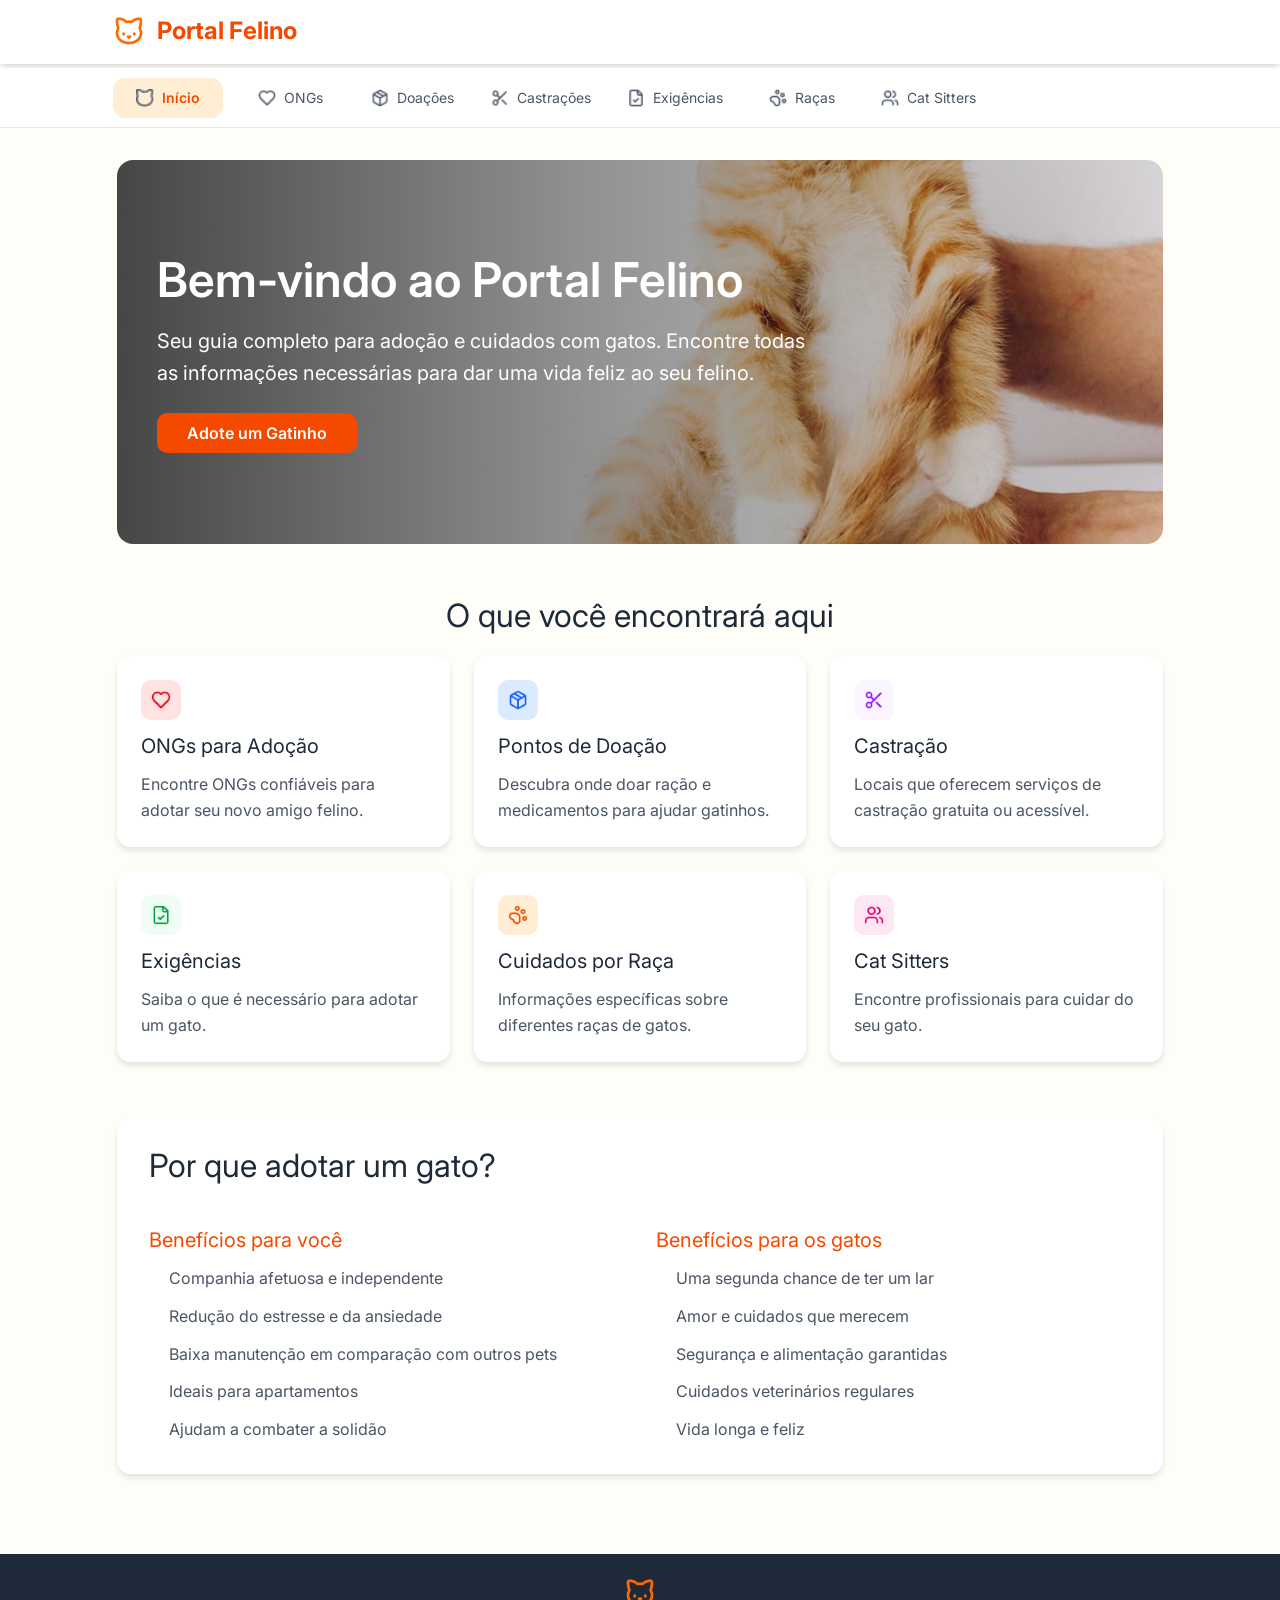
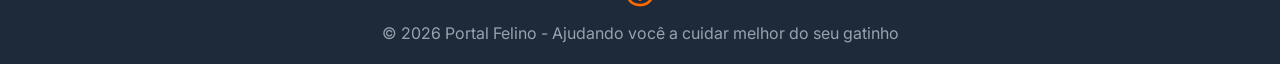
<file: index.html>
<!doctype html>
<html lang="pt-BR">
  <head>
    <meta charset="UTF-8" />
    <meta name="viewport" content="width=device-width, initial-scale=1.0" />
    <title>Portal Felino</title>

    <link rel="stylesheet" href="reset.css" />
    <link rel="stylesheet" href="style.css" />

    <link rel="preconnect" href="https://fonts.googleapis.com" />
    <link rel="preconnect" href="https://fonts.gstatic.com" crossorigin />
    <link
      href="https://fonts.googleapis.com/css2?family=Inter:opsz,wght@14..32,100..900&display=swap"
      rel="stylesheet"
    />
  </head>

  <body>
    <header>
      <div class="logo-bar">
        <div class="logo-bar-content">
          <div class="site-logo">
            <img
              src="assets/icons/icon-portal-felino.png"
              alt="Logo do Portal Felino"
            />
            <span>Portal Felino</span>
          </div>
        </div>
      </div>

      <nav aria-label="Navegação principal">
        <div class="nav-container">
          <a class="nav-box nav-box-active" href="/index.html">
            <img src="assets/navbar/cat.png" alt="" aria-hidden="true" />
            <span>Início</span>
          </a>

          <a class="nav-box" href="/ongs.html">
            <img src="assets/navbar/heart.png" alt="" aria-hidden="true" />
            <span>ONGs</span>
          </a>

          <a class="nav-box" href="#doacoes">
            <img src="assets/navbar/box.png" alt="" aria-hidden="true" />
            <span>Doações</span>
          </a>

          <a class="nav-box" href="#castracoes">
            <img src="assets/navbar/scissors.png" alt="" aria-hidden="true" />
            <span>Castrações</span>
          </a>

          <a class="nav-box" href="#exigencias">
            <img src="assets/navbar/check.png" alt="" aria-hidden="true" />
            <span>Exigências</span>
          </a>

          <a class="nav-box" href="#racas">
            <img src="assets/navbar/breed.png" alt="" aria-hidden="true" />
            <span>Raças</span>
          </a>

          <a class="nav-box" href="#cat-sitters">
            <img src="assets/navbar/sitter.png" alt="" aria-hidden="true" />
            <span>Cat Sitters</span>
          </a>
        </div>
      </nav>
    </header>

    <main class="container" id="inicio">
      <section class="hero" aria-label="Apresentação do Portal Felino">
        <div class="hero-content">
          <h1>Bem-vindo ao Portal Felino</h1>
          <p>
            Seu guia completo para adoção e cuidados com gatos. Encontre todas
            as informações necessárias para dar uma vida feliz ao seu felino.
          </p>
          <a class="hero-button" href="#ongs">Adote um Gatinho</a>
        </div>
      </section>

      <section class="features" aria-labelledby="features-title">
        <h2 id="features-title">O que você encontrará aqui</h2>

        <div class="features-grid">
          <article class="feature-card" id="ongs">
            <div class="feature-icon-box heart">
              <img
                src="assets/icons/icon-heart.png"
                alt=""
                aria-hidden="true"
              />
            </div>
            <h3>ONGs para Adoção</h3>
            <p>Encontre ONGs confiáveis para adotar seu novo amigo felino.</p>
          </article>

          <article class="feature-card" id="doacoes">
            <div class="feature-icon-box doacao">
              <img
                src="assets/icons/icon-doacoes.png"
                alt=""
                aria-hidden="true"
              />
            </div>
            <h3>Pontos de Doação</h3>
            <p>Descubra onde doar ração e medicamentos para ajudar gatinhos.</p>
          </article>

          <article class="feature-card" id="castracoes">
            <div class="feature-icon-box castracao">
              <img
                src="assets/icons/icon-castracao.png"
                alt=""
                aria-hidden="true"
              />
            </div>
            <h3>Castração</h3>
            <p>
              Locais que oferecem serviços de castração gratuita ou acessível.
            </p>
          </article>

          <article class="feature-card" id="exigencias">
            <div class="feature-icon-box exigencias">
              <img
                src="assets/icons/icon-exigencias.png"
                alt=""
                aria-hidden="true"
              />
            </div>
            <h3>Exigências</h3>
            <p>Saiba o que é necessário para adotar um gato.</p>
          </article>

          <article class="feature-card" id="racas">
            <div class="feature-icon-box racas">
              <img
                src="assets/icons/icon-racas.png"
                alt=""
                aria-hidden="true"
              />
            </div>
            <h3>Cuidados por Raça</h3>
            <p>Informações específicas sobre diferentes raças de gatos.</p>
          </article>

          <article class="feature-card" id="cat-sitters">
            <div class="feature-icon-box catsitter">
              <img
                src="assets/icons/icon-catsitters.png"
                alt=""
                aria-hidden="true"
              />
            </div>
            <h3>Cat Sitters</h3>
            <p>Encontre profissionais para cuidar do seu gato.</p>
          </article>
        </div>
      </section>

      <section class="benefits" aria-labelledby="benefits-title">
        <div class="benefits-container">
          <h2 id="benefits-title">Por que adotar um gato?</h2>

          <div class="benefits-grid">
            <article class="benefit-column">
              <h3>Benefícios para você</h3>
              <ul>
                <li>Companhia afetuosa e independente</li>
                <li>Redução do estresse e da ansiedade</li>
                <li>Baixa manutenção em comparação com outros pets</li>
                <li>Ideais para apartamentos</li>
                <li>Ajudam a combater a solidão</li>
              </ul>
            </article>

            <article class="benefit-column">
              <h3>Benefícios para os gatos</h3>
              <ul>
                <li>Uma segunda chance de ter um lar</li>
                <li>Amor e cuidados que merecem</li>
                <li>Segurança e alimentação garantidas</li>
                <li>Cuidados veterinários regulares</li>
                <li>Vida longa e feliz</li>
              </ul>
            </article>
          </div>
        </div>
      </section>
    </main>

    <footer>
      <div class="footer-content">
        <img
          src="assets/icons/icon-portal-felino.png"
          alt="Logo do Portal Felino"
        />
        <p>
          © 2026 Portal Felino - Ajudando você a cuidar melhor do seu gatinho
        </p>
      </div>
    </footer>
  </body>
</html>
</file>
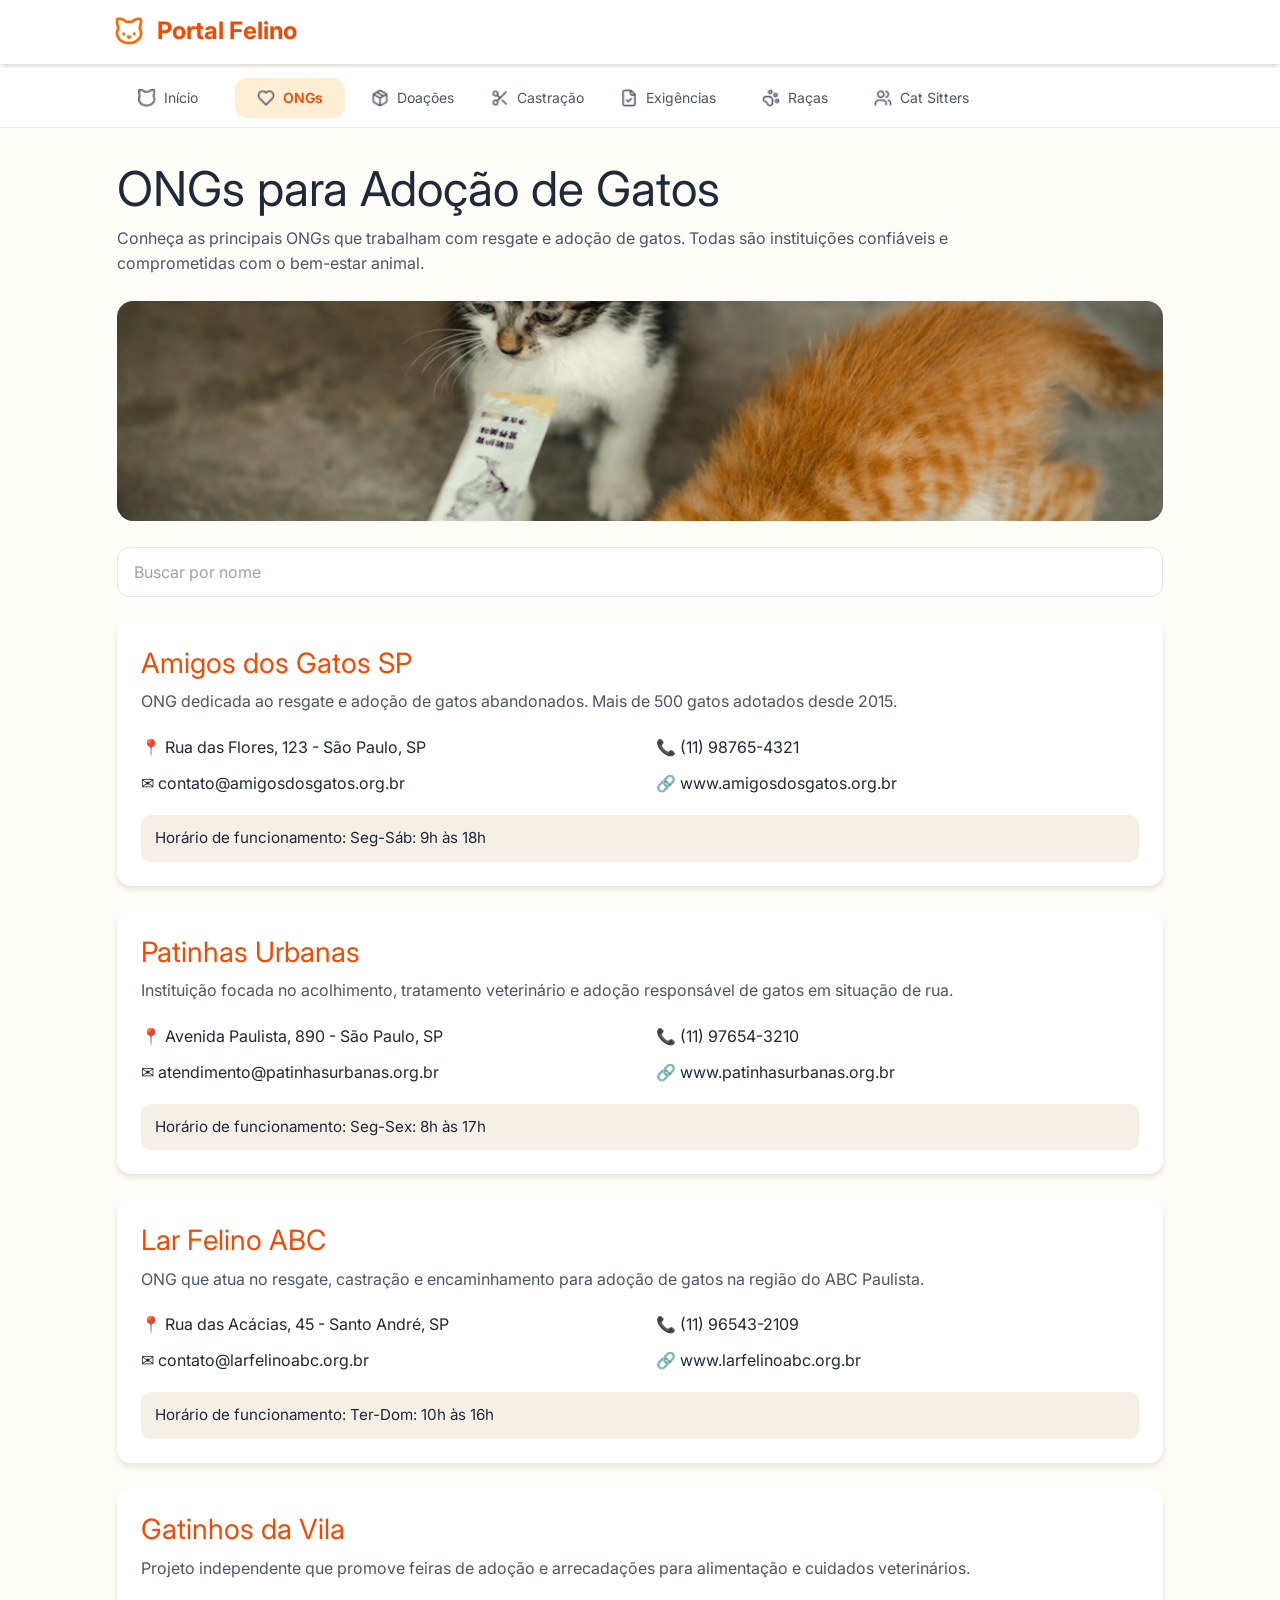
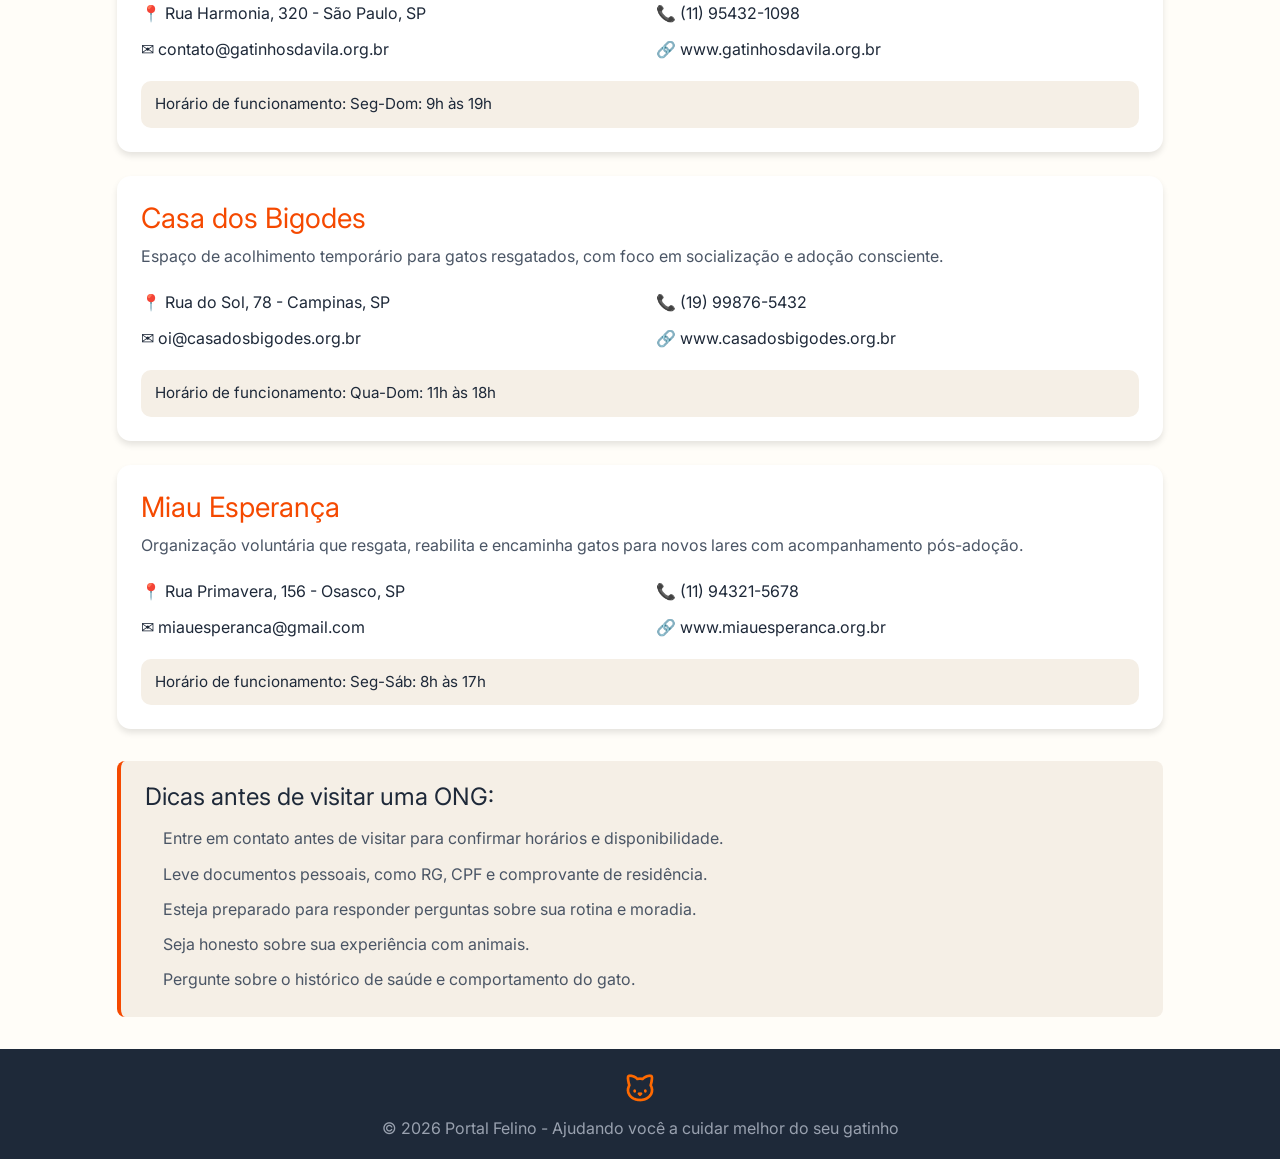
<file: ongs.html>
<!doctype html>
<html lang="pt-BR">
  <head>
    <meta charset="UTF-8" />
    <meta name="viewport" content="width=device-width, initial-scale=1.0" />
    <title>Portal Felino | ONGs</title>

    <link rel="stylesheet" href="reset.css" />
    <link rel="stylesheet" href="style.css" />
    <link rel="stylesheet" href="pages.css" />

    <link rel="preconnect" href="https://fonts.googleapis.com" />
    <link rel="preconnect" href="https://fonts.gstatic.com" crossorigin />
    <link
      href="https://fonts.googleapis.com/css2?family=Inter:opsz,wght@14..32,100..900&display=swap"
      rel="stylesheet"
    />
    <script src="./scripts/ongs.js" defer></script>
  </head>

  <body>
    <header>
      <div class="logo-bar">
        <div class="logo-bar-content">
          <a href="index.html" class="site-logo">
            <img
              src="assets/icons/icon-portal-felino.png"
              alt="Logo do Portal Felino"
            />
            <span>Portal Felino</span>
          </a>
        </div>
      </div>

      <nav aria-label="Navegação principal">
        <div class="nav-container">
          <a class="nav-box" href="index.html">
            <img src="assets/navbar/cat.png" alt="" aria-hidden="true" />
            <span>Início</span>
          </a>

          <a
            class="nav-box nav-box-active"
            href="ongs.html"
            aria-current="page"
          >
            <img src="assets/navbar/heart.png" alt="" aria-hidden="true" />
            <span>ONGs</span>
          </a>

          <a class="nav-box" href="doacoes.html">
            <img src="assets/navbar/box.png" alt="" aria-hidden="true" />
            <span>Doações</span>
          </a>

          <a class="nav-box" href="castracoes.html">
            <img src="assets/navbar/scissors.png" alt="" aria-hidden="true" />
            <span>Castração</span>
          </a>

          <a class="nav-box" href="exigencias.html">
            <img src="assets/navbar/check.png" alt="" aria-hidden="true" />
            <span>Exigências</span>
          </a>

          <a class="nav-box" href="racas.html">
            <img src="assets/navbar/breed.png" alt="" aria-hidden="true" />
            <span>Raças</span>
          </a>

          <a class="nav-box" href="catsitters.html">
            <img src="assets/navbar/sitter.png" alt="" aria-hidden="true" />
            <span>Cat Sitters</span>
          </a>
        </div>
      </nav>
    </header>

    <main class="container">
      <section class="page-header">
        <h1>ONGs para Adoção de Gatos</h1>
        <p>
          Conheça as principais ONGs que trabalham com resgate e adoção de
          gatos. Todas são instituições confiáveis e comprometidas com o
          bem-estar animal.
        </p>
      </section>

      <section class="page-banner">
        <img src="assets/pages/ongs.png" alt="Gatos disponíveis para adoção" />
      </section>

      <section class="search-section" aria-label="Busca de ONGs">
        <label class="search-label" for="search-ong">Buscar ONG</label>
        <input
          id="search-ong"
          class="search-input"
          type="text"
          placeholder="Buscar por nome"
        />
      </section>

      <section
        class="ongs-list"
        aria-label="Lista de ONGs"
        id="ongs-container"
      ></section>

      <aside class="tips-box" aria-labelledby="tips-title">
        <h2 id="tips-title">Dicas antes de visitar uma ONG:</h2>
        <ul class="tips-list">
          <li>
            Entre em contato antes de visitar para confirmar horários e
            disponibilidade.
          </li>
          <li>
            Leve documentos pessoais, como RG, CPF e comprovante de residência.
          </li>
          <li>
            Esteja preparado para responder perguntas sobre sua rotina e
            moradia.
          </li>
          <li>Seja honesto sobre sua experiência com animais.</li>
          <li>Pergunte sobre o histórico de saúde e comportamento do gato.</li>
        </ul>
      </aside>
    </main>

    <footer>
      <div class="footer-content">
        <img
          src="assets/icons/icon-portal-felino.png"
          alt="Logo do Portal Felino"
        />
        <p>
          © 2026 Portal Felino - Ajudando você a cuidar melhor do seu gatinho
        </p>
      </div>
    </footer>
  </body>
</html>
</file>
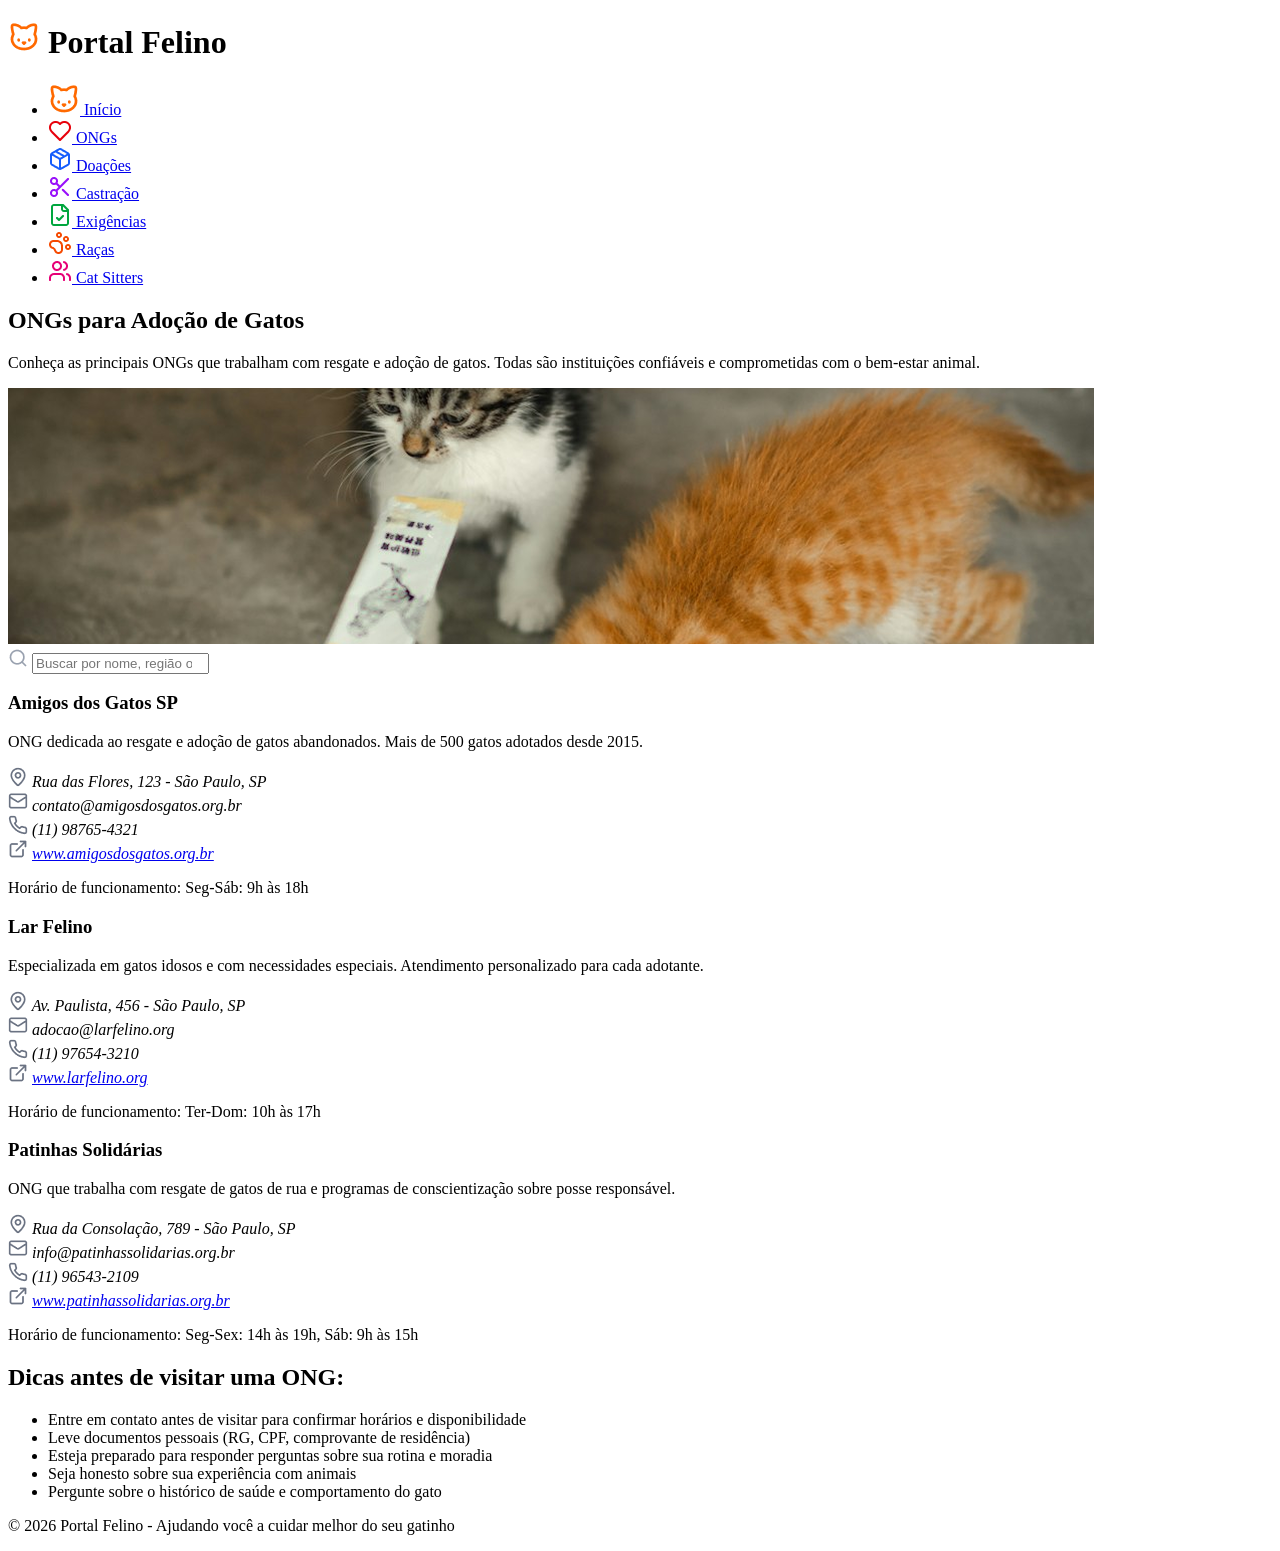
<file: src/ongs.html>
<!doctype html>
<html lang="pt-BR">
  <head>
    <meta charset="UTF-8" />
    <title>Portal Felino</title>
  </head>

  <body>
    <header>
      <h1 class="site-logo">
        <img src="assets/icon-portal-felino.png" alt="" />
        Portal Felino
      </h1>
      <nav>
        <ul>
          <li>
            <a href="index.html">
              <img src="assets/icon-portal-felino.png" alt="" class="nav-icon" />
              Início
            </a>
          </li>
          <li>
            <a href="ongs.html">
              <img src="assets/icon-ongs.png" alt="" class="nav-icon" />
              ONGs
            </a>
          </li>
          <li>
            <a href="doacoes.html">
              <img src="assets/icon-doacoes.png" alt="" class="nav-icon" />
              Doações
            </a>
          </li>
          <li>
            <a href="castracao.html">
              <img src="assets/icon-castracao.png" alt="" class="nav-icon" />
              Castração
            </a>
          </li>
          <li>
            <a href="exigencias.html">
              <img src="assets/icon-exigencias.png" alt="" class="nav-icon" />
              Exigências
            </a>
          </li>
          <li>
            <a href="racas.html">
              <img src="assets/icon-racas.png" alt="" class="nav-icon" />
              Raças
            </a>
          </li>
          <li>
            <a href="catsitters.html">
              <img src="assets/icon-catsitters.png" alt="" class="nav-icon" />
              Cat Sitters
            </a>
          </li>
        </ul>
      </nav>
    </header>

    <main>
      <section class="hero">
        <h2>ONGs para Adoção de Gatos</h2>
        <p>
          Conheça as principais ONGs que trabalham com resgate e adoção de gatos. Todas são instituições confiáveis e
          comprometidas com o bem-estar animal.
        </p>
        <img src="assets/ongs.png" alt="Dois gatinhos sendo alimentados" class="hero-image" />
        <form class="search-form">
          <div class="search-box">
            <img src="assets/search.png" alt="" />
            <input type="search" id="search-ong" placeholder="Buscar por nome, região ou descrição..." />
          </div>
        </form>
      </section>

      <section class="ongs">
        <article class="ong-card">
          <h3>Amigos dos Gatos SP</h3>
          <p>ONG dedicada ao resgate e adoção de gatos abandonados. Mais de 500 gatos adotados desde 2015.</p>
          <address>
            <div>
              <img src="assets/map-pin.png" alt="" class="contact-icon" />
              Rua das Flores, 123 - São Paulo, SP
            </div>
            <div>
              <img src="assets/mail.png" alt="" class="contact-icon" />
              contato@amigosdosgatos.org.br
            </div>
            <div>
              <img src="assets/phone.png" alt="" class="contact-icon" />
              (11) 98765-4321
            </div>
            <div>
              <img src="assets/external-link.png" alt="" class="contact-icon" />
              <a href="#">www.amigosdosgatos.org.br</a>
            </div>
          </address>
          <p>Horário de funcionamento: Seg-Sáb: 9h às 18h</p>
        </article>

        <article class="ong-card">
          <h3>Lar Felino</h3>
          <p>
            Especializada em gatos idosos e com necessidades especiais. Atendimento personalizado para cada adotante.
          </p>
          <address>
            <div>
              <img src="assets/map-pin.png" alt="" class="contact-icon" />
              Av. Paulista, 456 - São Paulo, SP
            </div>
            <div>
              <img src="assets/mail.png" alt="" class="contact-icon" />
              adocao@larfelino.org
            </div>
            <div>
              <img src="assets/phone.png" alt="" class="contact-icon" />
              (11) 97654-3210
            </div>
            <div>
              <img src="assets/external-link.png" alt="" class="contact-icon" />
              <a href="#">www.larfelino.org</a>
            </div>
          </address>
          <p>Horário de funcionamento: Ter-Dom: 10h às 17h</p>
        </article>

        <article class="ong-card">
          <h3>Patinhas Solidárias</h3>
          <p>ONG que trabalha com resgate de gatos de rua e programas de conscientização sobre posse responsável.</p>
          <address>
            <div>
              <img src="assets/map-pin.png" alt="" class="contact-icon" />
              Rua da Consolação, 789 - São Paulo, SP
            </div>
            <div>
              <img src="assets/mail.png" alt="" class="contact-icon" />
              info@patinhassolidarias.org.br
            </div>
            <div>
              <img src="assets/phone.png" alt="" class="contact-icon" />
              (11) 96543-2109
            </div>
            <div>
              <img src="assets/external-link.png" alt="" class="contact-icon" />
              <a href="#">www.patinhassolidarias.org.br</a>
            </div>
          </address>
          <p>Horário de funcionamento: Seg-Sex: 14h às 19h, Sáb: 9h às 15h</p>
        </article>
      </section>

      <section class="hints-card">
        <h2>Dicas antes de visitar uma ONG:</h2>
        <ul>
          <li>Entre em contato antes de visitar para confirmar horários e disponibilidade</li>
          <li>Leve documentos pessoais (RG, CPF, comprovante de residência)</li>
          <li>Esteja preparado para responder perguntas sobre sua rotina e moradia</li>
          <li>Seja honesto sobre sua experiência com animais</li>
          <li>Pergunte sobre o histórico de saúde e comportamento do gato</li>
        </ul>
      </section>
    </main>

    <footer>
      <p>© 2026 Portal Felino - Ajudando você a cuidar melhor do seu gatinho</p>
    </footer>
  </body>
</html>
</file>
<file: style.css>
:root {
  --background: #fffdf8;
  --white: #ffffff;

  --blue: #155dfc;
  --blue-light: #dbeafe;

  --gray: #4a5565;
  --gray-dark: #1e2939;
  --gray-light: #99a1af;
  --border: #e5e7eb;

  --green: #00a63e;
  --green-light: #f0fdf4;

  --orange: #f54900;
  --orange-light: #ffedd4;

  --pink: #e60076;
  --pink-light: #fce7f3;

  --purple: #9810fa;
  --purple-light: #faf5ff;

  --red-light: #ffe2e2;

  --yellow: #fe9a00;
  --yellow-light: #fffbeb;

  --font: "Inter", sans-serif;

  --shadow-sm: 0 4px 6px rgba(0, 0, 0, 0.1);
  --shadow-header: 0 4px 6px -1px rgba(0, 0, 0, 0.1), 0 2px 4px -2px rgba(0, 0, 0, 0.1);

  --radius-sm: 10px;
  --radius-md: 12px;
  --radius-lg: 16px;
}

* {
  box-sizing: border-box;
}

html {
  scroll-behavior: smooth;
}

body {
  min-height: 100dvh;
  background-color: var(--background);
  color: var(--gray-dark);
  font-family: var(--font);
}

.logo-bar-content,
.nav-container,
.container,
.footer-content {
  width: 100%;
  max-width: 1086px;
}

.container {
  margin: 0 auto;
  padding: 32px 20px;
}

/* HEADER */
.logo-bar {
  display: flex;
  justify-content: center;
  align-items: center;
  min-height: 64px;
  margin-bottom: 4px;
  background-color: var(--white);
  box-shadow: var(--shadow-header);
}

.logo-bar-content {
  padding: 0 16px;
}

.site-logo {
  display: inline-flex;
  align-items: center;
  gap: 12px;
  color: var(--orange);
  font-size: 1.5rem;
  font-weight: 700;
  text-decoration: none;
}

.site-logo img {
  width: 32px;
  height: 32px;
}

/* NAV */
nav {
  display: flex;
  justify-content: center;
  align-items: center;
  min-height: 60px;
  background-color: var(--white);
  border-bottom: 1px solid var(--border);
}

.nav-container {
  display: flex;
  gap: 12px;
  padding: 8px 16px;
  overflow-x: auto;
}

.nav-box {
  display: inline-flex;
  align-items: center;
  justify-content: center;
  gap: 8px;
  flex-shrink: 0;
  min-width: 110px;
  min-height: 40px;
  padding: 8px 12px;
  border-radius: var(--radius-md);
  color: var(--gray);
  font-size: 0.875rem;
  text-decoration: none;
  transition:
    background-color 0.2s ease,
    color 0.2s ease,
    transform 0.2s ease;
}

.nav-box img {
  width: 18px;
  height: 18px;
}

.nav-box:hover,
.nav-box:focus-visible {
  background-color: #f3f4f6;
  color: var(--gray-dark);
  outline: none;
}

.nav-box:active {
  transform: scale(0.98);
}

.nav-box-active {
  background-color: var(--orange-light);
  color: var(--orange);
  font-weight: 600;
}

/* HOME */
.hero {
  display: flex;
  align-items: center;
  min-height: 384px;
  padding: 40px;
  border-radius: var(--radius-lg);
  background-image:
    linear-gradient(90deg, rgba(0, 0, 0, 0.72) 0%, rgba(0, 0, 0, 0.42) 45%, rgba(0, 0, 0, 0.12) 100%),
    url("assets/pages/home.png");
  background-position: center;
  background-size: cover;
  background-repeat: no-repeat;
}

.hero-content {
  max-width: 672px;
  color: var(--white);
}

.hero-content h1 {
  margin-bottom: 16px;
  font-size: clamp(2rem, 4vw, 3rem);
  font-weight: 600;
  line-height: 1.2;
}

.hero-content p {
  margin-bottom: 24px;
  font-size: clamp(1rem, 2vw, 1.25rem);
  line-height: 1.6;
}

.hero-button {
  display: inline-block;
  padding: 12px 30px;
  border-radius: 10px;
  background-color: var(--orange);
  color: var(--white);
  font-weight: 600;
  text-decoration: none;
  transition:
    opacity 0.2s ease,
    transform 0.2s ease;
}

.hero-button:hover,
.hero-button:focus-visible {
  opacity: 0.9;
  transform: translateY(-1px);
  outline: none;
}

.features {
  padding: 56px 0;
  text-align: center;
}

.features h2,
.benefits h2 {
  margin-bottom: 24px;
  color: var(--gray-dark);
  font-size: clamp(1.75rem, 3vw, 2rem);
}

.features-grid {
  display: grid;
  grid-template-columns: 1fr;
  gap: 24px;
}

.feature-card {
  display: flex;
  flex-direction: column;
  gap: 16px;
  padding: 24px;
  border-radius: 14px;
  background-color: var(--white);
  box-shadow: var(--shadow-sm);
  text-align: left;
}

.feature-icon-box {
  display: flex;
  justify-content: center;
  align-items: center;
  width: 40px;
  height: 40px;
  border-radius: 10px;
}

.feature-icon-box img {
  width: 20px;
  height: 20px;
}

.feature-icon-box.heart {
  background-color: var(--red-light);
}

.feature-icon-box.doacao {
  background-color: var(--blue-light);
}

.feature-icon-box.castracao {
  background-color: var(--purple-light);
}

.feature-icon-box.exigencias {
  background-color: var(--green-light);
}

.feature-icon-box.racas {
  background-color: var(--orange-light);
}

.feature-icon-box.catsitter {
  background-color: var(--pink-light);
}

.feature-card h3 {
  color: var(--gray-dark);
  font-size: 1.25rem;
}

.feature-card p,
.benefit-column li {
  color: var(--gray);
  font-size: 1rem;
  line-height: 1.6;
}

.benefits {
  margin: 0 auto 48px;
  padding: 32px;
  border-radius: 14px;
  background-color: var(--white);
  box-shadow: var(--shadow-sm);
}

.benefits-container {
  display: flex;
  flex-direction: column;
  gap: 24px;
}

.benefits-grid {
  display: grid;
  grid-template-columns: 1fr;
  gap: 32px;
}

.benefit-column {
  display: flex;
  flex-direction: column;
  gap: 16px;
}

.benefit-column h3 {
  color: var(--orange);
  font-size: 1.25rem;
}

.benefit-column ul {
  padding-left: 20px;
}

.benefit-column li + li {
  margin-top: 12px;
}

/* FOOTER */
footer {
  background-color: var(--gray-dark);
}

.footer-content {
  display: flex;
  flex-direction: column;
  align-items: center;
  justify-content: center;
  gap: 16px;
  min-height: 110px;
  margin: 0 auto;
  padding: 20px;
  color: var(--gray-light);
  text-align: center;
}

.footer-content img {
  width: 32px;
  height: 32px;
}

/* RESPONSIVO */
@media (min-width: 768px) {
  .features-grid {
    grid-template-columns: repeat(3, 1fr);
  }

  .benefits-grid {
    grid-template-columns: repeat(2, 1fr);
  }
}

@media (max-width: 767px) {
  .hero {
    min-height: 320px;
    padding: 24px;
  }

  .nav-container {
    justify-content: flex-start;
  }

  .container {
    padding: 24px 16px;
  }
}
</file>
<file: pages.css>
.page-header {
  margin-bottom: 24px;
}

.page-header h1 {
  margin-bottom: 8px;
  font-size: clamp(2rem, 4vw, 3rem);
  line-height: 1.2;
}

.page-header p {
  max-width: 900px;
  color: var(--gray);
  line-height: 1.6;
}

.page-banner {
  margin-bottom: 24px;
}

.page-banner img {
  width: 100%;
  height: 220px;
  border-radius: var(--radius-lg);
  object-fit: cover;
}

.search-section {
  margin-bottom: 24px;
}

.search-label {
  position: absolute;
  width: 1px;
  height: 1px;
  overflow: hidden;
  clip-path: inset(50%);
  white-space: nowrap;
}

.search-input {
  width: 100%;
  padding: 14px 16px;
  border: 1px solid var(--border);
  border-radius: var(--radius-md);
  background-color: var(--white);
  font: inherit;
  color: var(--gray-dark);
}

.search-input::placeholder {
  color: var(--gray-light);
}

.search-input:focus {
  outline: 2px solid var(--orange-light);
  border-color: var(--orange);
}

.ongs-list {
  display: flex;
  flex-direction: column;
  gap: 24px;
}

.ong-card {
  padding: 24px;
  border-radius: 14px;
  background-color: var(--white);
  box-shadow: var(--shadow-sm);
}

.ong-card h2 {
  margin-bottom: 8px;
  color: var(--orange);
  font-size: 1.75rem;
  line-height: 1.3;
}

.ong-description {
  margin-bottom: 20px;
  color: var(--gray);
  line-height: 1.6;
}

.ong-info-grid {
  display: grid;
  grid-template-columns: 1fr;
  gap: 12px;
  margin-bottom: 20px;
}

.ong-info-item {
  color: var(--gray-dark);
  line-height: 1.5;
}

.ong-hours {
  padding: 12px 14px;
  border-radius: var(--radius-sm);
  background-color: #f5efe6;
  color: var(--gray-dark);
  font-size: 0.95rem;
  line-height: 1.5;
}

.tips-box {
  margin-top: 32px;
  padding: 24px;
  border-left: 4px solid var(--orange);
  border-radius: 8px;
  background-color: #f5efe6;
}

.tips-box h2 {
  margin-bottom: 16px;
  font-size: 1.5rem;
  color: var(--gray-dark);
}

.tips-list {
  padding-left: 18px;
}

.tips-list li {
  color: var(--gray);
  line-height: 1.7;
}

.tips-list li + li {
  margin-top: 8px;
}

@media (min-width: 768px) {
  .ong-info-grid {
    grid-template-columns: 1fr 1fr;
    column-gap: 32px;
    row-gap: 12px;
  }
}

@media (max-width: 767px) {
  .page-banner img {
    height: 180px;
  }

  .ong-card {
    padding: 20px;
  }

  .ong-card h2 {
    font-size: 1.5rem;
  }
}
</file>
